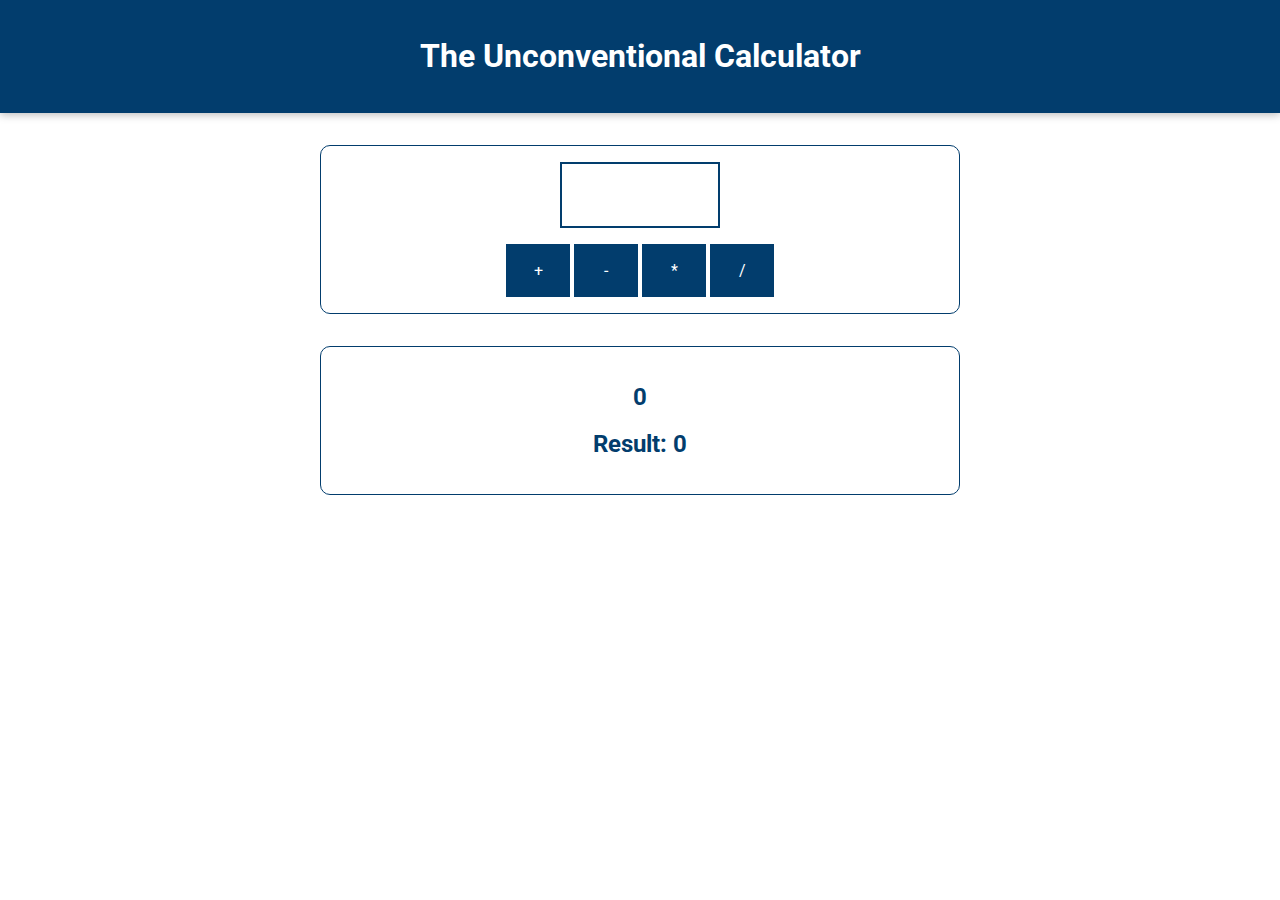
<file: jscript/js2/index.html>
<!DOCTYPE html>
<html lang="en">
  <head>
    <meta charset="UTF-8" />
    <meta name="viewport" content="width=device-width, initial-scale=1.0" />
    <meta http-equiv="X-UA-Compatible" content="ie=edge" />
    <title>Basics</title>
    <link
      href="https://fonts.googleapis.com/css?family=Roboto:400,700&display=swap"
      rel="stylesheet"
    />
    <link rel="stylesheet" href="assets/styles/app.css" />
    
  </head>
  <body>
    <header>
      <h1>The Unconventional Calculator</h1>
    </header>

    <section id="calculator">
      <input type="number" id="input-number" />
      <div id="calc-actions">
        <button type="button" id="btn-add">+</button>
        <button type="button" id="btn-subtract">-</button>
        <button type="button" id="btn-multiply">*</button>
        <button type="button" id="btn-divide">/</button>
      </div>
    </section>
    <section id="results">
      <h2 id="current-calculation">0</h2>
      <h2>Result: <span id="current-result">0</span></h2>
    </section>
    <script src="assets/scripts/vendor.js"></script>
    <script src="assets/scripts/app.js"></script>
  </body>
</html>
</file>
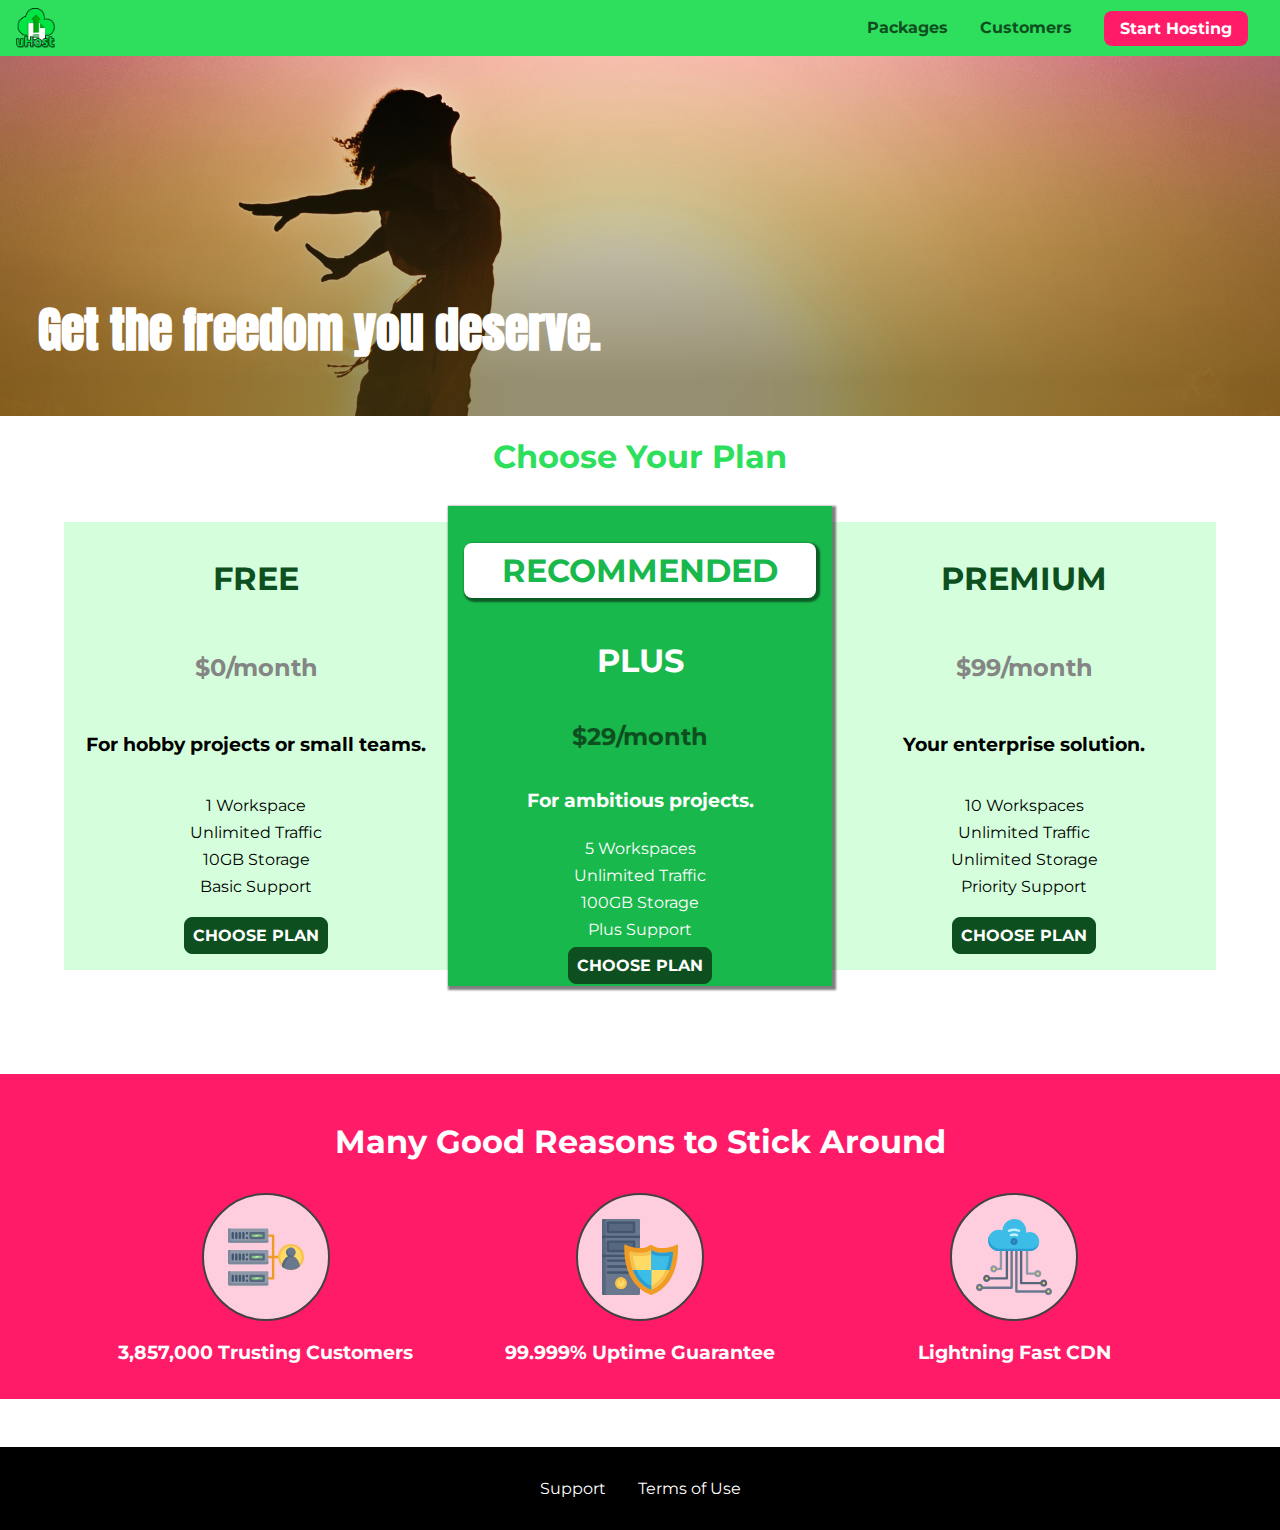
<file: udemy/landing_page1/index.html>
<!DOCTYPE html>
<html lang="en">

<head>
    <meta charset="UTF-8">
    <meta http-equiv="X-UA-Compatible" content="ie=edge">
    <meta name="viewport" content="width=device-width, initial-scale=1.0">
    <title>uHost</title>
    <link rel="shortcut icon" href="favicon.png">
    <link rel="stylesheet" href="shared.css">
    <link rel="stylesheet" href="main.css">
</head>

<body>
    <div class="backdrop"></div>
    <div class="modal">
        <h1 class="modal__title">Do you want to continue?</h1>
        <div class="modal__actions">
            <a href="start-hosting/index.html" class="modal__action">Yes!</a>
            <button class="modal__action modal__action--negative" type="button">No!</button>
        </div>
    </div>
    <header class="main-header">
        <div>
            <button class="toggle-button">
                <span class="toggle-button__bar"></span>
                <span class="toggle-button__bar"></span>
                <span class="toggle-button__bar"></span>
            </button>
            <a href="index.html" class="main-header__brand">
                <img src="images/uhost-icon.png" alt="uHost - Your favorite hosting company">
            </a>
        </div>
        <nav class="main-nav">
            <ul class="main-nav__items">
                <li class="main-nav__item">
                    <a href="packages/index.html">Packages</a>
                </li>
                <li class="main-nav__item">
                    <a href="customers/index.html">Customers</a>
                </li>
                <li class="main-nav__item main-nav__item--cta">
                    <a href="start-hosting/index.html">Start Hosting</a>
                </li>
            </ul>
        </nav>
    </header>
    <nav class="mobile-nav">
        <ul class="mobile-nav__items">
            <li class="mobile-nav__item">
                <a href="packages/index.html">Packages</a>
            </li>
            <li class="mobile-nav__item">
                <a href="customers/index.html">Customers</a>
            </li>
            <li class="mobile-nav__item mobile-nav__item--cta">
                <a href="start-hosting/index.html">Start Hosting</a>
            </li>
        </ul>
    </nav>
    <main>
        <section id="product-overview">
            <h1>Get the freedom you deserve.</h1>
        </section>
        <section id="plans">
            <h1 class="section-title">Choose Your Plan</h1>
            <div class="plan__list">
                <article class="plan">
                    <h1 class="plan__title">FREE</h1>
                    <h2 class="plan__price">$0/month</h2>
                    <h3>For hobby projects or small teams.</h3>
                    <ul class="plan__features">
                        <li class="plan__feature">1 Workspace</li>
                        <li class="plan__feature">Unlimited Traffic</li>
                        <li class="plan__feature">10GB Storage</li>
                        <li class="plan__feature">Basic Support</li>
                    </ul>
                    <div>
                        <button class="button">CHOOSE PLAN</button>
                    </div>
                </article>
                <article class="plan plan--highlighted">
                    <h1 class="plan__annotation">RECOMMENDED</h1>
                    <h1 class="plan__title">PLUS</h1>
                    <h2 class="plan__price">$29/month</h2>
                    <h3>For ambitious projects.</h3>
                    <ul class="plan__features">
                        <li class="plan__feature">5 Workspaces</li>
                        <li class="plan__feature">Unlimited Traffic</li>
                        <li class="plan__feature">100GB Storage</li>
                        <li class="plan__feature">Plus Support</li>
                    </ul>
                    <div>
                        <button class="button">CHOOSE PLAN</button>
                    </div>
                </article>
                <article class="plan">
                    <h1 class="plan__title">PREMIUM</h1>
                    <h2 class="plan__price">$99/month</h2>
                    <h3>Your enterprise solution.</h3>
                    <ul class="plan__features">
                        <li class="plan__feature">10 Workspaces</li>
                        <li class="plan__feature">Unlimited Traffic</li>
                        <li class="plan__feature">Unlimited Storage</li>
                        <li class="plan__feature">Priority Support</li>
                    </ul>
                    <div>
                        <button class="button">CHOOSE PLAN</button>
                    </div>
                </article>
            </div>
        </section>
        <section id="key-features">
            <h1 class="section-title">Many Good Reasons to Stick Around</h1>
            <ul class="key-feature__list">
                <li class="key-feature">
                    <div class="key-feature__image">
                        <svg viewBox="0 0 512 512">
                            <path style="fill:#F09B24;" d="M344,248h-32V112c0-4.418-3.582-8-8-8h-40c-4.418,0-8,3.582-8,8s3.582,8,8,8h32v128h-32  c-4.418,0-8,3.582-8,8s3.582,8,8,8h32v128h-32c-4.418,0-8,3.582-8,8s3.582,8,8,8h40c4.418,0,8-3.582,8-8V264h32c4.418,0,8-3.582,8-8  S348.418,248,344,248z"
                            />
                            <path style="fill:#8E9AA9;" d="M264,64H8c-4.418,0-8,3.582-8,8v80c0,4.418,3.582,8,8,8h256c4.418,0,8-3.582,8-8V72  C272,67.582,268.418,64,264,64z"
                            />
                            <path style="fill:#7C899B;" d="M24,144c-4.418,0-8-3.582-8-8V64H8c-4.418,0-8,3.582-8,8v80c0,4.418,3.582,8,8,8h256  c4.418,0,8-3.582,8-8v-8H24z"
                            />
                            <rect x="152" y="96" style="fill:#B8E3A8;" width="88" height="32" />
                            <g>
                                <polygon style="fill:#7EC97D;" points="152,96 152,128 166,128 198,96  " />
                                <polygon style="fill:#7EC97D;" points="220,96 188,128 240,128 240,96  " />
                            </g>
                            <path style="fill:#56677E;" d="M240,136h-88c-4.418,0-8-3.582-8-8V96c0-4.418,3.582-8,8-8h88c4.418,0,8,3.582,8,8v32  C248,132.418,244.418,136,240,136z M160,120h72v-16h-72V120z"
                            />
                            <g>
                                <path style="fill:#435670;" d="M32,136c-4.418,0-8-3.582-8-8V96c0-4.418,3.582-8,8-8s8,3.582,8,8v32C40,132.418,36.418,136,32,136z   "
                                />
                                <path style="fill:#435670;" d="M56,136c-4.418,0-8-3.582-8-8V96c0-4.418,3.582-8,8-8s8,3.582,8,8v32C64,132.418,60.418,136,56,136z   "
                                />
                                <path style="fill:#435670;" d="M80,136c-4.418,0-8-3.582-8-8V96c0-4.418,3.582-8,8-8s8,3.582,8,8v32C88,132.418,84.418,136,80,136z   "
                                />
                                <path style="fill:#435670;" d="M104,136c-4.418,0-8-3.582-8-8V96c0-4.418,3.582-8,8-8s8,3.582,8,8v32   C112,132.418,108.418,136,104,136z"
                                />
                                <path style="fill:#435670;" d="M128,105c-4.418,0-8-3.582-8-8v-1c0-4.418,3.582-8,8-8s8,3.582,8,8v1   C136,101.418,132.418,105,128,105z"
                                />
                                <path style="fill:#435670;" d="M128,136c-4.418,0-8-3.582-8-8v-1c0-4.418,3.582-8,8-8s8,3.582,8,8v1   C136,132.418,132.418,136,128,136z"
                                />
                            </g>
                            <path style="fill:#8E9AA9;" d="M264,208H8c-4.418,0-8,3.582-8,8v80c0,4.418,3.582,8,8,8h256c4.418,0,8-3.582,8-8v-80  C272,211.582,268.418,208,264,208z"
                            />
                            <path style="fill:#7C899B;" d="M24,288c-4.418,0-8-3.582-8-8v-72H8c-4.418,0-8,3.582-8,8v80c0,4.418,3.582,8,8,8h256  c4.418,0,8-3.582,8-8v-8H24z"
                            />
                            <rect x="152" y="240" style="fill:#B8E3A8;" width="88" height="32" />
                            <g>
                                <polygon style="fill:#7EC97D;" points="152,240 152,272 166,272 198,240  " />
                                <polygon style="fill:#7EC97D;" points="220,240 188,272 240,272 240,240  " />
                            </g>
                            <path style="fill:#56677E;" d="M240,280h-88c-4.418,0-8-3.582-8-8v-32c0-4.418,3.582-8,8-8h88c4.418,0,8,3.582,8,8v32  C248,276.418,244.418,280,240,280z M160,264h72v-16h-72V264z"
                            />
                            <g>
                                <path style="fill:#435670;" d="M32,280c-4.418,0-8-3.582-8-8v-32c0-4.418,3.582-8,8-8s8,3.582,8,8v32C40,276.418,36.418,280,32,280   z"
                                />
                                <path style="fill:#435670;" d="M56,280c-4.418,0-8-3.582-8-8v-32c0-4.418,3.582-8,8-8s8,3.582,8,8v32C64,276.418,60.418,280,56,280   z"
                                />
                                <path style="fill:#435670;" d="M80,280c-4.418,0-8-3.582-8-8v-32c0-4.418,3.582-8,8-8s8,3.582,8,8v32C88,276.418,84.418,280,80,280   z"
                                />
                                <path style="fill:#435670;" d="M104,280c-4.418,0-8-3.582-8-8v-32c0-4.418,3.582-8,8-8s8,3.582,8,8v32   C112,276.418,108.418,280,104,280z"
                                />
                                <path style="fill:#435670;" d="M128,249c-4.418,0-8-3.582-8-8v-1c0-4.418,3.582-8,8-8s8,3.582,8,8v1   C136,245.418,132.418,249,128,249z"
                                />
                                <path style="fill:#435670;" d="M128,280c-4.418,0-8-3.582-8-8v-1c0-4.418,3.582-8,8-8s8,3.582,8,8v1   C136,276.418,132.418,280,128,280z"
                                />
                            </g>
                            <path style="fill:#8E9AA9;" d="M264,352H8c-4.418,0-8,3.582-8,8v80c0,4.418,3.582,8,8,8h256c4.418,0,8-3.582,8-8v-80  C272,355.582,268.418,352,264,352z"
                            />
                            <path style="fill:#7C899B;" d="M24,432c-4.418,0-8-3.582-8-8v-72H8c-4.418,0-8,3.582-8,8v80c0,4.418,3.582,8,8,8h256  c4.418,0,8-3.582,8-8v-8H24z"
                            />
                            <rect x="152" y="384" style="fill:#B8E3A8;" width="88" height="32" />
                            <g>
                                <polygon style="fill:#7EC97D;" points="152,384 152,416 166,416 198,384  " />
                                <polygon style="fill:#7EC97D;" points="220,384 188,416 240,416 240,384  " />
                            </g>
                            <path style="fill:#56677E;" d="M240,424h-88c-4.418,0-8-3.582-8-8v-32c0-4.418,3.582-8,8-8h88c4.418,0,8,3.582,8,8v32  C248,420.418,244.418,424,240,424z M160,408h72v-16h-72V408z"
                            />
                            <g>
                                <path style="fill:#435670;" d="M32,424c-4.418,0-8-3.582-8-8v-32c0-4.418,3.582-8,8-8s8,3.582,8,8v32C40,420.418,36.418,424,32,424   z"
                                />
                                <path style="fill:#435670;" d="M56,424c-4.418,0-8-3.582-8-8v-32c0-4.418,3.582-8,8-8s8,3.582,8,8v32C64,420.418,60.418,424,56,424   z"
                                />
                                <path style="fill:#435670;" d="M80,424c-4.418,0-8-3.582-8-8v-32c0-4.418,3.582-8,8-8s8,3.582,8,8v32C88,420.418,84.418,424,80,424   z"
                                />
                                <path style="fill:#435670;" d="M104,424c-4.418,0-8-3.582-8-8v-32c0-4.418,3.582-8,8-8s8,3.582,8,8v32   C112,420.418,108.418,424,104,424z"
                                />
                                <path style="fill:#435670;" d="M128,393c-4.418,0-8-3.582-8-8v-1c0-4.418,3.582-8,8-8s8,3.582,8,8v1   C136,389.418,132.418,393,128,393z"
                                />
                                <path style="fill:#435670;" d="M128,424c-4.418,0-8-3.582-8-8v-1c0-4.418,3.582-8,8-8s8,3.582,8,8v1   C136,420.418,132.418,424,128,424z"
                                />
                            </g>
                            <path style="fill:#F7C14D;" d="M424,168c-48.523,0-88,39.477-88,88s39.477,88,88,88s88-39.477,88-88S472.523,168,424,168z" />
                            <path style="fill:#FFDB66;" d="M424,184c-39.701,0-72,32.299-72,72s32.299,72,72,72s72-32.299,72-72S463.701,184,424,184z" />
                            <path style="fill:#69788D;" d="M484.893,314.16C476.393,274.588,451.922,248,424,248s-52.393,26.588-60.893,66.16  c-0.605,2.82,0.354,5.749,2.511,7.664C381.731,336.124,402.465,344,424,344s42.269-7.876,58.381-22.176  C484.539,319.909,485.498,316.98,484.893,314.16z"
                            />
                            <path style="fill:#56677E;" d="M434.053,249.171C430.768,248.403,427.411,248,424,248c-27.922,0-52.393,26.588-60.893,66.16  c-0.605,2.82,0.354,5.749,2.511,7.664c3.383,3.002,6.979,5.703,10.734,8.125C384.904,286.243,407.373,255.378,434.053,249.171z"
                            />
                            <path style="fill:#69788D;" d="M424,192c-17.645,0-32,14.355-32,32s14.355,32,32,32s32-14.355,32-32S441.645,192,424,192z" />
                            <path style="fill:#56677E;" d="M432,248c-17.645,0-32-14.355-32-32c0-6.783,2.128-13.076,5.742-18.258  C397.444,203.53,392,213.138,392,224c0,17.645,14.355,32,32,32c10.862,0,20.471-5.444,26.258-13.742  C445.076,245.872,438.783,248,432,248z"
                            />

                        </svg>
                    </div>
                    <p class="key-feature__description">3,857,000 Trusting Customers</p>
                </li>
                <li class="key-feature">
                    <div class="key-feature__image">
                        <svg viewBox="0 0 512 512">
                            <path style="fill:#69788D;" d="M248,0H8C3.582,0,0,3.582,0,8v496c0,4.418,3.582,8,8,8h240c4.418,0,8-3.582,8-8V8  C256,3.582,252.418,0,248,0z"
                            />
                            <path style="fill:#56677E;" d="M24,504V8c0-4.418,3.582-8,8-8H8C3.582,0,0,3.582,0,8v496c0,4.418,3.582,8,8,8h24  C27.582,512,24,508.418,24,504z"
                            />
                            <g>
                                <rect x="0" y="112" style="fill:#435670;" width="256" height="16" />
                                <rect x="0" y="240" style="fill:#435670;" width="256" height="16" />
                            </g>
                            <path style="fill:#F7C14D;" d="M128,392c-22.056,0-40,17.944-40,40s17.944,40,40,40s40-17.944,40-40S150.056,392,128,392z" />
                            <path style="fill:#FFDB66;" d="M128,408c-13.233,0-24,10.767-24,24s10.767,24,24,24s24-10.767,24-24S141.233,408,128,408z" />
                            <path style="fill:#F7C14D;" d="M128,392c-2.739,0-5.414,0.278-8,0.805V424c0,4.418,3.582,8,8,8c4.418,0,8-3.582,8-8v-31.195  C133.414,392.278,130.739,392,128,392z"
                            />
                            <g>
                                <path style="fill:#435670;" d="M216,288H40c-4.418,0-8-3.582-8-8s3.582-8,8-8h176c4.418,0,8,3.582,8,8S220.418,288,216,288z"
                                />
                                <path style="fill:#435670;" d="M216,328H40c-4.418,0-8-3.582-8-8s3.582-8,8-8h176c4.418,0,8,3.582,8,8S220.418,328,216,328z"
                                />
                                <path style="fill:#435670;" d="M216,368H40c-4.418,0-8-3.582-8-8s3.582-8,8-8h176c4.418,0,8,3.582,8,8S220.418,368,216,368z"
                                />
                                <path style="fill:#435670;" d="M216,16H40c-4.418,0-8,3.582-8,8v64c0,4.418,3.582,8,8,8h176c4.418,0,8-3.582,8-8V24   C224,19.582,220.418,16,216,16z"
                                />
                            </g>
                            <rect x="48" y="32" style="fill:#56677E;" width="160" height="48" />
                            <path style="fill:#435670;" d="M216,144H40c-4.418,0-8,3.582-8,8v64c0,4.418,3.582,8,8,8h176c4.418,0,8-3.582,8-8v-64  C224,147.582,220.418,144,216,144z"
                            />
                            <rect x="48" y="160" style="fill:#56677E;" width="160" height="48" />
                            <path style="fill:#F09B24;" d="M511.747,180.237c-0.194-6.537-8.107-10.107-13.135-5.894c-5.6,4.693-42.904,21.282-98.514,21.282  c-33.45,0-64.625-20.999-64.929-21.206c-2.9-1.991-6.764-1.85-9.512,0.346c-2.677,2.135-27.201,20.86-63.793,20.86  c-55.607,0-92.914-16.589-98.515-21.282c-5.028-4.211-12.941-0.645-13.135,5.894c-1.634,54.834,4.655,105.941,18.693,151.903  c12.096,39.604,29.759,74.047,52.497,102.373c27.538,34.304,62.743,59.882,104.66,76.045c3.069,1.918,6.757,1.921,9.83,0  c41.917-16.163,77.122-41.741,104.66-76.045c22.738-28.326,40.401-62.77,52.497-102.373  C507.092,286.179,513.381,235.071,511.747,180.237z"
                            />
                            <path style="fill:#F7C14D;" d="M476.21,221.226c-1.953-1.631-4.568-2.235-7.036-1.628c-21.686,5.327-44.926,8.028-69.075,8.028  c-25.926,0-49.633-8.975-64.955-16.504c-2.307-1.134-5.016-1.091-7.284,0.116c-14.059,7.477-36.919,16.388-65.994,16.388  c-24.153,0-47.394-2.701-69.075-8.028c-5.155-1.268-10.221,2.966-9.894,8.261c2.077,33.693,7.668,65.635,16.616,94.935  c22.774,74.565,66.139,126.334,128.888,153.868c2.032,0.891,4.397,0.891,6.43,0c61.777-27.107,104.716-78.876,127.62-153.868  c8.948-29.3,14.539-61.241,16.616-94.935C479.224,225.319,478.163,222.856,476.21,221.226z"
                            />
                            <path style="fill:#FFDB66;" d="M331.609,451.727c-52.604-25.289-89.304-70.987-109.144-135.944  c-6.532-21.39-11.162-44.336-13.82-68.447c17.133,2.852,34.952,4.291,53.22,4.291c29.394,0,53.376-7.793,69.978-15.561  c17.44,7.736,41.656,15.561,68.256,15.561c18.267,0,36.085-1.439,53.219-4.291c-2.659,24.112-7.288,47.06-13.82,68.448  C419.545,381.108,383.27,426.805,331.609,451.727z"
                            />
                            <g>
                                <path style="fill:#2C9DD4;" d="M479.066,227.858c0.157-2.539-0.903-5.002-2.856-6.633s-4.568-2.235-7.036-1.628   c-21.686,5.327-44.926,8.028-69.075,8.028c-25.926,0-49.633-8.975-64.955-16.504c-1.057-0.52-2.2-0.78-3.345-0.806l-0.072,133.351   h123.601c2.556-6.746,4.933-13.702,7.123-20.874C471.398,293.493,476.989,261.552,479.066,227.858z"
                                />
                                <path style="fill:#2C9DD4;" d="M206.658,343.667c24.153,63.42,65.028,108.108,121.743,132.995c1.031,0.452,2.147,0.673,3.263,0.666   l0.063-133.661H206.658z"
                                />
                            </g>
                            <g>
                                <path style="fill:#3CBDE8;" d="M439.497,315.783c6.532-21.389,11.161-44.336,13.82-68.448c-17.134,2.852-34.952,4.291-53.219,4.291   c-26.6,0-50.815-7.824-68.256-15.561l-0.116,107.601h97.758C433.179,334.807,436.524,325.518,439.497,315.783z"
                                />
                                <path style="fill:#3CBDE8;" d="M232.523,343.667c21.144,50.298,54.363,86.56,99.087,108.06l0.117-108.06H232.523z" />
                            </g>
                        </svg>
                    </div>
                    <p class="key-feature__description">99.999% Uptime Guarantee</p>
                </li>
                <li class="key-feature">
                    <div class="key-feature__image">
                        <svg viewBox="0 0 512 512">
                            <path style="fill:#8E9AA9;" d="M168,200c-4.418,0-8,3.582-8,8v120h-17.376c-3.302-9.311-12.194-16-22.624-16  c-13.234,0-24,10.767-24,24s10.766,24,24,24c10.429,0,19.321-6.689,22.624-16H168c4.418,0,8-3.582,8-8V208  C176,203.582,172.418,200,168,200z"
                            />
                            <path style="fill:#FFDB66;" d="M120,328c-4.411,0-8,3.589-8,8s3.589,8,8,8s8-3.589,8-8S124.411,328,120,328z" />
                            <path style="fill:#56677E;" d="M208,200c-4.418,0-8,3.582-8,8v184H94.624C91.322,382.689,82.43,376,72,376  c-13.234,0-24,10.767-24,24s10.766,24,24,24c10.429,0,19.321-6.689,22.624-16H208c4.418,0,8-3.582,8-8V208  C216,203.582,212.418,200,208,200z"
                            />
                            <path style="fill:#FFDB66;" d="M72,392c-4.411,0-8,3.589-8,8s3.589,8,8,8s8-3.589,8-8S76.411,392,72,392z" />
                            <path style="fill:#69788D;" d="M240,208c-4.418,0-8,3.582-8,8v239H47.24c-2.671-10.34-12.078-18-23.24-18c-13.234,0-24,10.767-24,24  s10.766,24,24,24c9.666,0,18.009-5.747,21.809-14H240c4.418,0,8-3.582,8-8V216C248,211.582,244.418,208,240,208z"
                            />
                            <path style="fill:#FFDB66;" d="M24,453c-4.411,0-8,3.589-8,8s3.589,8,8,8s8-3.589,8-8S28.411,453,24,453z" />
                            <path style="fill:#69788D;" d="M488,464c-10.429,0-19.321,6.689-22.624,16H280V208c0-4.418-3.582-8-8-8s-8,3.582-8,8v280  c0,4.418,3.582,8,8,8h193.376c3.302,9.311,12.194,16,22.624,16c13.234,0,24-10.767,24-24S501.234,464,488,464z"
                            />
                            <path style="fill:#FFDB66;" d="M488,480c-4.411,0-8,3.589-8,8s3.589,8,8,8s8-3.589,8-8S492.411,480,488,480z" />
                            <path style="fill:#56677E;" d="M456,408c-10.429,0-19.321,6.689-22.624,16H312V208c0-4.418-3.582-8-8-8s-8,3.582-8,8v224  c0,4.418,3.582,8,8,8h129.376c3.302,9.311,12.194,16,22.624,16c13.234,0,24-10.767,24-24S469.234,408,456,408z"
                            />
                            <path style="fill:#FFDB66;" d="M456,424c-4.411,0-8,3.589-8,8s3.589,8,8,8s8-3.589,8-8S460.411,424,456,424z" />
                            <path style="fill:#8E9AA9;" d="M416,344c-10.429,0-19.321,6.689-22.624,16H352V208c0-4.418-3.582-8-8-8s-8,3.582-8,8v160  c0,4.418,3.582,8,8,8h49.376c3.302,9.311,12.194,16,22.624,16c13.234,0,24-10.767,24-24S429.234,344,416,344z"
                            />
                            <path style="fill:#FFDB66;" d="M416,360c-4.411,0-8,3.589-8,8s3.589,8,8,8s8-3.589,8-8S420.411,360,416,360z" />
                            <path style="fill:#3CBDE8;" d="M362,88c-8.741,0-17.231,1.751-25.06,5.085C337.646,88.797,338,84.43,338,80  c0-44.112-35.888-80-80-80c-42.823,0-77.895,33.816-79.909,76.149C170.393,73.415,162.244,72,154,72c-39.701,0-72,32.299-72,72  s32.299,72,72,72h208c35.29,0,64-28.71,64-64S397.29,88,362,88z"
                            />
                            <path style="fill:#2C9DD4;" d="M368,200H160c-39.701,0-72-32.299-72-72c0-5.863,0.721-11.559,2.05-17.019  C84.918,120.88,82,132.102,82,144c0,39.701,32.299,72,72,72h208c30.389,0,55.88-21.296,62.379-49.743  C413.565,186.327,392.352,200,368,200z"
                            />
                            <path style="fill:#2A7DB5;" d="M256,128c-13.234,0-24,10.767-24,24s10.766,24,24,24c13.233,0,24-10.767,24-24S269.233,128,256,128z"
                            />
                            <path style="fill:#2C9DD4;" d="M256,144c-4.411,0-8,3.589-8,8s3.589,8,8,8c4.411,0,8-3.589,8-8S260.411,144,256,144z" />
                            <g>
                                <path style="fill:#C5F1FA;" d="M221.755,87.695c-2.994,0-5.864-1.688-7.233-4.572c-1.894-3.991-0.194-8.763,3.798-10.657   C230.157,66.849,242.834,64,256,64c13.166,0,25.844,2.849,37.68,8.466c3.992,1.895,5.692,6.666,3.798,10.657   s-6.666,5.692-10.657,3.798C277.144,82.328,266.774,80,256,80c-10.774,0-21.144,2.328-30.821,6.921   C224.072,87.446,222.904,87.695,221.755,87.695z"
                                />
                                <path style="fill:#C5F1FA;" d="M276.545,116.618c-1.148,0-2.316-0.249-3.424-0.774C267.745,113.293,261.985,112,256,112   c-5.985,0-11.745,1.293-17.121,3.844c-3.991,1.895-8.763,0.192-10.657-3.798c-1.894-3.992-0.193-8.764,3.798-10.657   C239.557,97.813,247.625,96,256,96c8.376,0,16.444,1.813,23.98,5.389c3.991,1.894,5.692,6.665,3.798,10.657   C282.41,114.93,279.539,116.618,276.545,116.618z"
                                />
                            </g>

                        </svg>
                    </div>
                    <p class="key-feature__description">Lightning Fast CDN</p>
                </li>
            </ul>
        </section>
    </main>
    <footer class="main-footer">
        <nav>
            <ul class="main-footer__links">
                <li class="main-footer__link">
                    <a href="#">Support</a>
                </li>
                <li class="main-footer__link">
                    <a href="#">Terms of Use</a>
                </li>
            </ul>
        </nav>
    </footer>
    <script src="shared.js"></script>
</body>

</html>
</file>
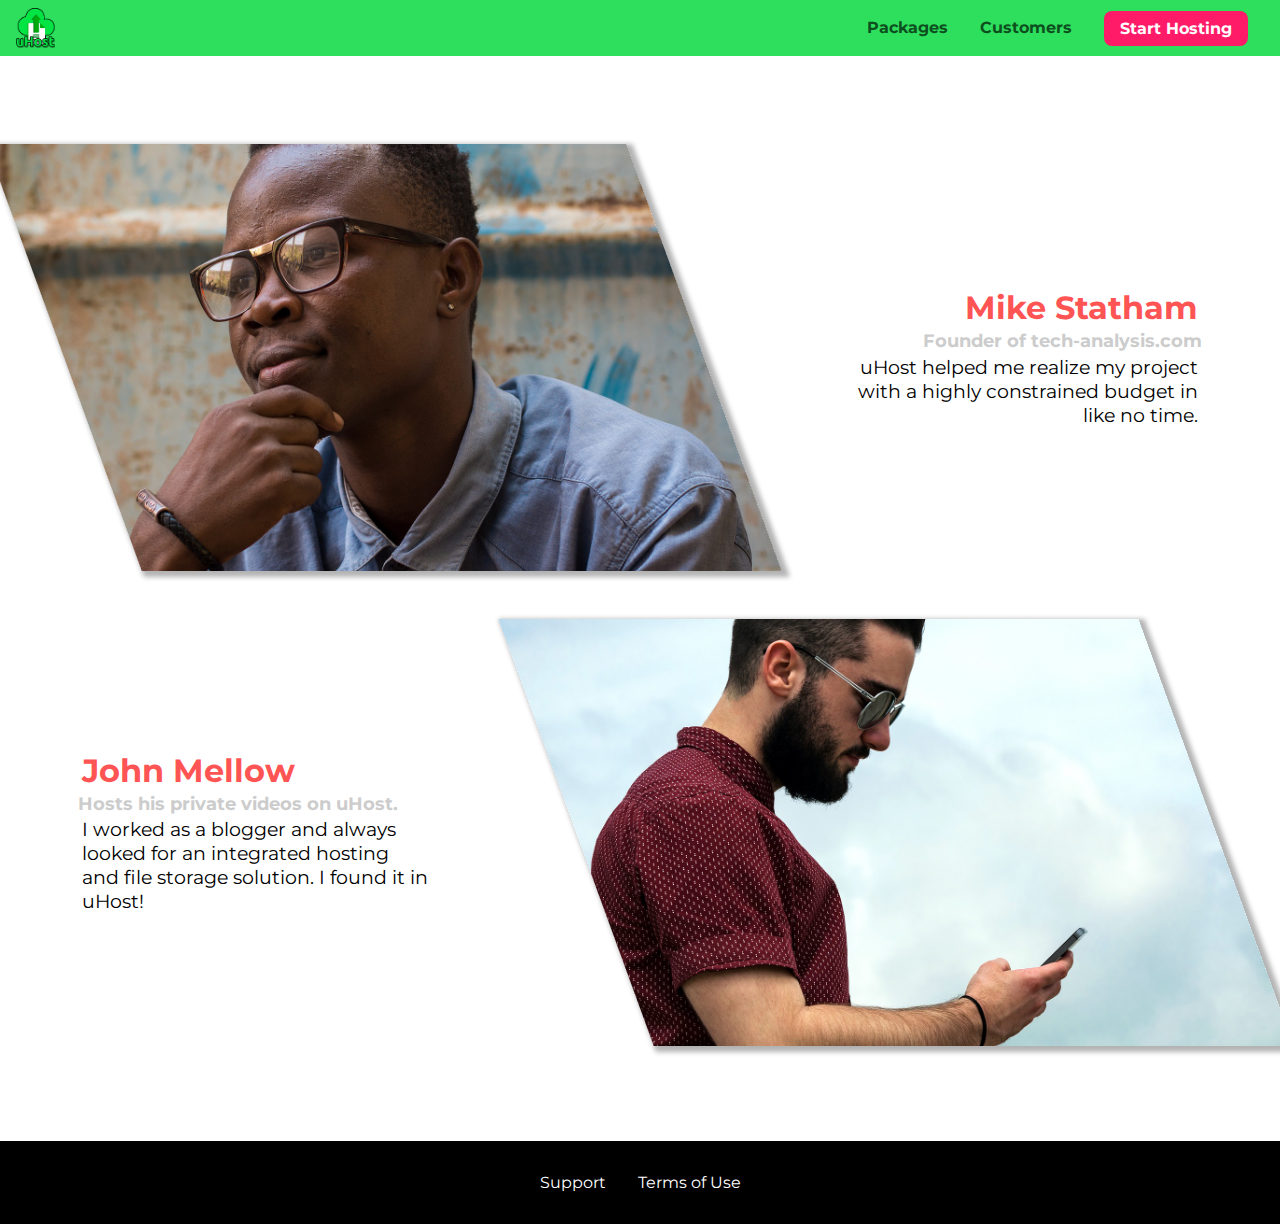
<file: udemy/landing_page1/customers/index.html>
<!DOCTYPE html>
<html lang="en">

<head>
    <meta charset="UTF-8">
    <meta name="viewport" content="width=device-width, initial-scale=1.0">
    <meta http-equiv="X-UA-Compatible" content="ie=edge">
    <title>uHost Customers</title>
    <link rel="shortcut icon" href="../favicon.png">
    <link rel="stylesheet" href="../shared.css">
    <link rel="stylesheet" href="customers.css">
</head>

<body>
    <div class="backdrop"></div>
    <header class="main-header">
        <div>
            <button class="toggle-button">
                <span class="toggle-button__bar"></span>
                <span class="toggle-button__bar"></span>
                <span class="toggle-button__bar"></span>
            </button>
            <a href="../index.html" class="main-header__brand">
                <img src="../images/uhost-icon.png" alt="uHost - Your favorite hosting company">
            </a>
        </div>
        <nav class="main-nav">
            <ul class="main-nav__items">
                <li class="main-nav__item">
                    <a href="../packages/index.html">Packages</a>
                </li>
                <li class="main-nav__item">
                    <a href="index.html">Customers</a>
                </li>
                <li class="main-nav__item main-nav__item--cta">
                    <a href="../start-hosting/index.html">Start Hosting</a>
                </li>
            </ul>
        </nav>
    </header>
    <nav class="mobile-nav">
        <ul class="mobile-nav__items">
            <li class="mobile-nav__item">
                <a href="../packages/index.html">Packages</a>
            </li>
            <li class="mobile-nav__item">
                <a href="index.html">Customers</a>
            </li>
            <li class="mobile-nav__item mobile-nav__item--cta">
                <a href="../start-hosting/index.html">Start Hosting</a>
            </li>
        </ul>
    </nav>
    <main>
        <div>
            <div class="testimonial" id="customer-1">
                <div class="testimonial__image-container">
                    <img src="../images/customer-1.jpg" alt="Mike Statham - Customer" class="testimonial__image">
                </div>
                <div class="testimonial__info">
                    <h1 class="testimonial__name">Mike Statham</h1>
                    <h2 class="testimonial__subtitle">Founder of
                        <a href="tech-analysis.com">tech-analysis.com</a>
                    </h2>
                    <p class="testimonial__text">uHost helped me realize my project with a highly constrained budget in like no time.</p>
                </div>
            </div>
            <div class="testimonial" id="customer-2">

                <div class="testimonial__info">
                    <h1 class="testimonial__name">John Mellow</h1>
                    <h2 class="testimonial__subtitle">Hosts his private videos on uHost.
                    </h2>
                    <p class="testimonial__text">I worked as a blogger and always looked for an integrated hosting and file storage solution. I found
                        it in uHost!
                    </p>
                </div>
                <div class="testimonial__image-container">
                    <img src="../images/customer-2.jpg" alt="John Mellow - Customer" class="testimonial__image">
                </div>
            </div>
        </div>
    </main>
    <footer class="main-footer">
        <nav>
            <ul class="main-footer__links">
                <li class="main-footer__link">
                    <a href="#">Support</a>
                </li>
                <li class="main-footer__link">
                    <a href="#">Terms of Use</a>
                </li>
            </ul>
        </nav>
    </footer>
    <script src="../shared.js"></script>
</body>

</html>
</file>
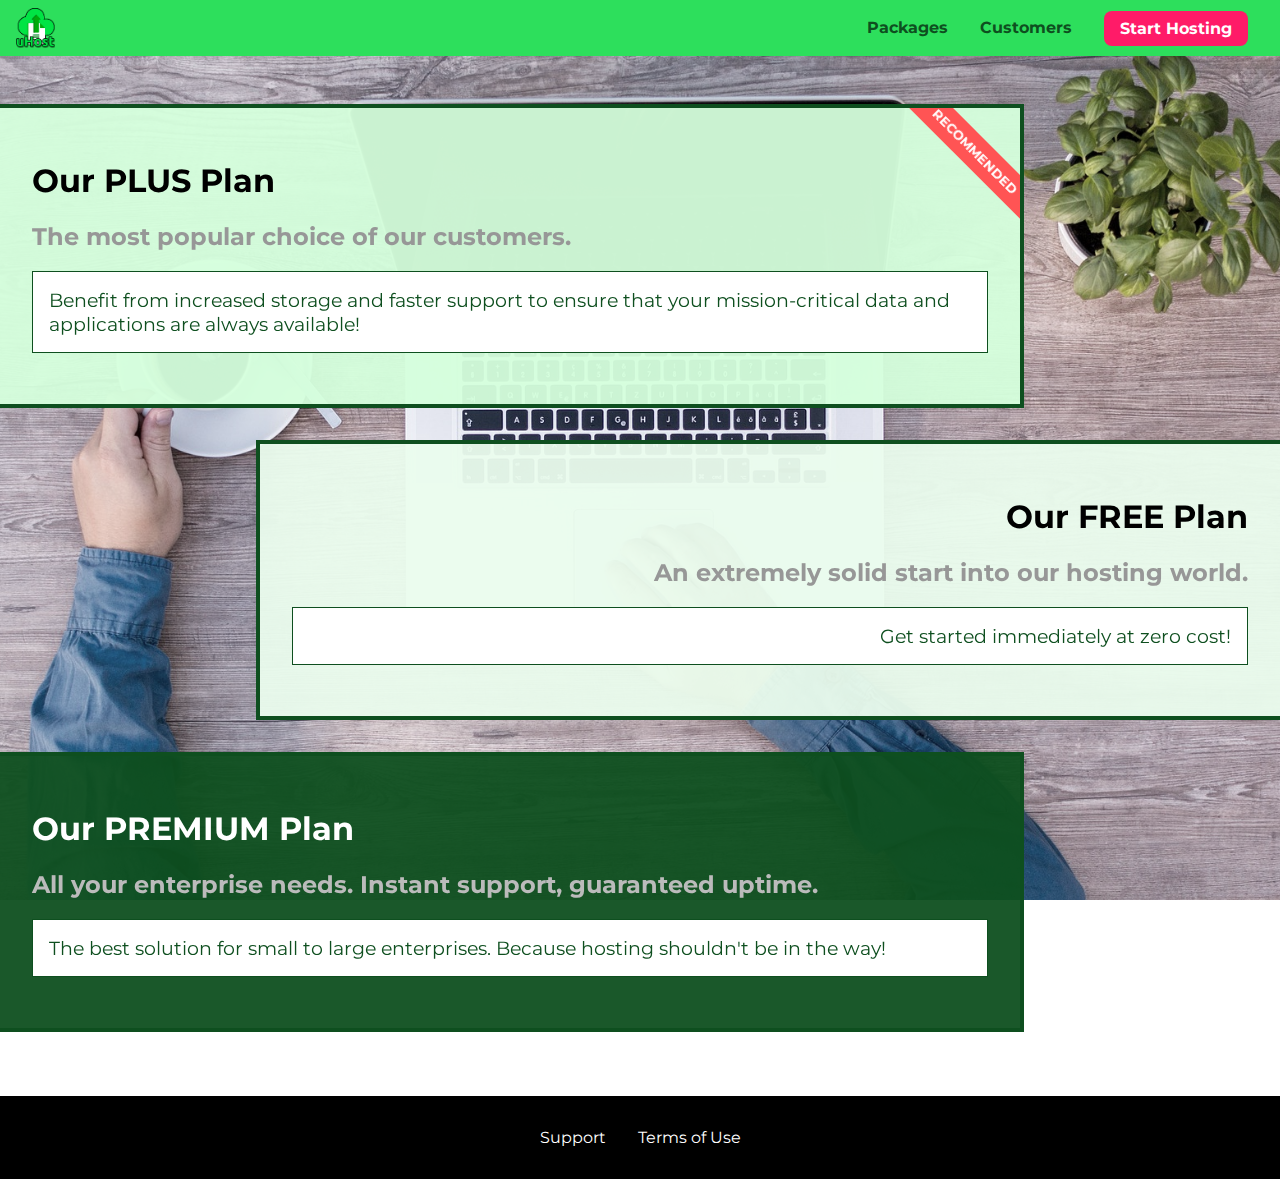
<file: udemy/landing_page1/packages/index.html>
<!DOCTYPE html>
<html lang="en">

<head>
    <meta charset="UTF-8">
    <meta http-equiv="X-UA-Compatible" content="ie=edge">
    <meta name="viewport" content="width=device-width, initial-scale=1.0">
    <title>uHost</title>
    <link rel="shortcut icon" href="../favicon.png">
    <link rel="stylesheet" href="../shared.css">
    <link rel="stylesheet" href="packages.css">
</head>

<body>
    <div class="backdrop"></div>
    <div class="background"></div>
    <header class="main-header">
        <div>
            <button class="toggle-button">
                <span class="toggle-button__bar"></span>
                <span class="toggle-button__bar"></span>
                <span class="toggle-button__bar"></span>
            </button>
            <a href="../index.html" class="main-header__brand">
                <img src="../images/uhost-icon.png" alt="uHost - Your favorite hosting company">
            </a>
        </div>
        <nav class="main-nav">
            <ul class="main-nav__items">
                <li class="main-nav__item">
                    <a href="index.html">Packages</a>
                </li>
                <li class="main-nav__item">
                    <a href="../customers/index.html">Customers</a>
                </li>
                <li class="main-nav__item main-nav__item--cta">
                    <a href="../start-hosting/index.html">Start Hosting</a>
                </li>
            </ul>
        </nav>
    </header>
    <nav class="mobile-nav">
        <ul class="mobile-nav__items">
            <li class="mobile-nav__item">
                <a href="index.html">Packages</a>
            </li>
            <li class="mobile-nav__item">
                <a href="../customers/index.html">Customers</a>
            </li>
            <li class="mobile-nav__item mobile-nav__item--cta">
                <a href="../start-hosting/index.html">Start Hosting</a>
            </li>
        </ul>
    </nav>
    <main>
        <section class="package" id="plus">
            <a href="#">
                <h1 class="package__title">Our PLUS Plan</h1>
                <h2 class="package__badge">RECOMMENDED</h2>
                <h2 class="package__subtitle">The most popular choice of our customers.</h2>
                <p class="package__info">Benefit from increased storage and faster support to ensure that your mission-critical data and applications
                    are always available!</p>
            </a>
        </section>
        <section class="package" id="free">
            <a href="#">
                <h1 class="package__title">Our FREE Plan</h1>
                <h2 class="package__subtitle">An extremely solid start into our hosting world.</h2>
                <p class="package__info">Get started immediately at zero cost!</p>
            </a>
        </section>
        <div class="clearfix"></div>
        <section class="package" id="premium">
            <a href="#">
                <h1 class="package__title">Our PREMIUM Plan</h1>
                <h2 class="package__subtitle">All your enterprise needs. Instant support, guaranteed uptime. </h2>
                <p class="package__info">The best solution for small to large enterprises. Because hosting shouldn't be in the way!</p>
            </a>
        </section>
    </main>
    <footer class="main-footer">
        <nav>
            <ul class="main-footer__links">
                <li class="main-footer__link">
                    <a href="#">Support</a>
                </li>
                <li class="main-footer__link">
                    <a href="#">Terms of Use</a>
                </li>
            </ul>
        </nav>
    </footer>
    <script src="../shared.js"></script>
</body>

</html>
</file>
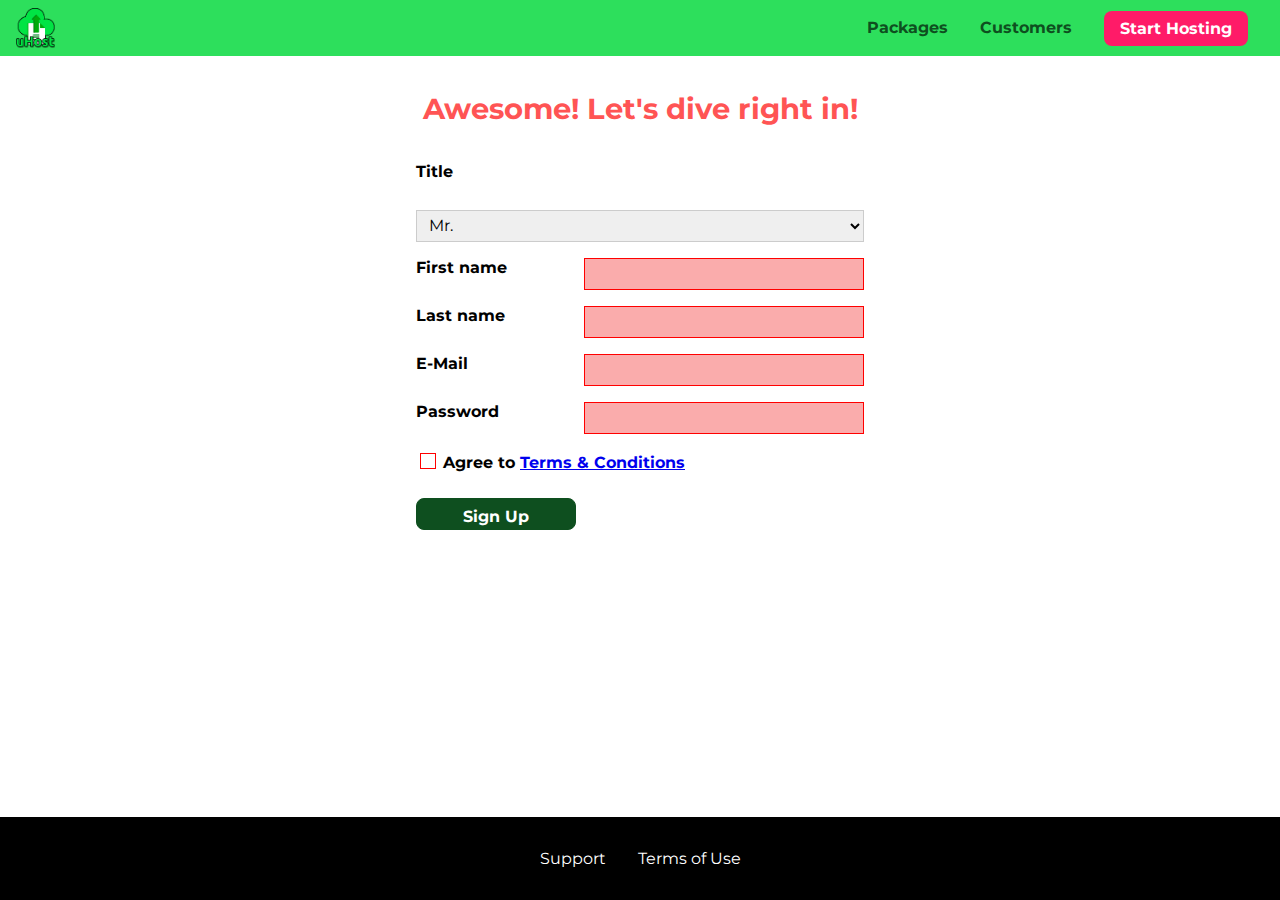
<file: udemy/landing_page1/start-hosting/index.html>
<!DOCTYPE html>
<html lang="en">

<head>
    <meta charset="UTF-8">
    <meta name="viewport" content="width=device-width, initial-scale=1.0">
    <meta http-equiv="X-UA-Compatible" content="ie=edge">
    <title>uHost Signup</title>
    <link rel="shortcut icon" href="../favicon.png">
    <link rel="stylesheet" href="../shared.css">
    <link rel="stylesheet" href="start-hosting.css">
</head>

<body>
    <div class="backdrop"></div>
    <header class="main-header">
        <div>
            <button class="toggle-button">
                <span class="toggle-button__bar"></span>
                <span class="toggle-button__bar"></span>
                <span class="toggle-button__bar"></span>
            </button>
            <a href="../index.html" class="main-header__brand">
                <img src="../images/uhost-icon.png" alt="uHost - Your favorite hosting company">
            </a>
        </div>
        <nav class="main-nav">
            <ul class="main-nav__items">
                <li class="main-nav__item">
                    <a href="../packages/index.html">Packages</a>
                </li>
                <li class="main-nav__item">
                    <a href="../customers/index.html">Customers</a>
                </li>
                <li class="main-nav__item main-nav__item--cta">
                    <a href="index.html">Start Hosting</a>
                </li>
            </ul>
        </nav>
    </header>
    <nav class="mobile-nav">
        <ul class="mobile-nav__items">
            <li class="mobile-nav__item">
                <a href="../packages/index.html">Packages</a>
            </li>
            <li class="mobile-nav__item">
                <a href="../customers/index.html">Customers</a>
            </li>
            <li class="mobile-nav__item mobile-nav__item--cta">
                <a href="index.html">Start Hosting</a>
            </li>
        </ul>
    </nav>
    <main class="signup-page">
        <h1 class="signup-title">Awesome! Let's dive right in!</h1>
        <form action="index.html" class="signup-form">
            <label for="title">Title</label>
            <select id="title">
                <option value="mr">Mr.</option>
                <option value="ms">Ms.</option>
            </select>
            <label for="first-name">First name</label>
            <input type="text" id="first-name" required>
            <label for="last-name">Last name</label>
            <input type="text" id="last-name" required>
            <label for="email">E-Mail</label>
            <input type="email" id="email" required>
            <label for="password">Password</label>
            <input type="password" id="password" required>
            <div class="signup-form__checkbox">
                <input type="checkbox" id="agree-terms" required>
                <label for="agree-terms">Agree to
                    <a href="#">Terms &amp; Conditions</a>
                </label>
            </div>
            <button type="submit" class="button">Sign Up</button>
        </form>
    </main>
    <footer class="main-footer">
        <nav>
            <ul class="main-footer__links">
                <li class="main-footer__link">
                    <a href="#">Support</a>
                </li>
                <li class="main-footer__link">
                    <a href="#">Terms of Use</a>
                </li>
            </ul>
        </nav>
    </footer>
    <script src="../shared.js"></script>
</body>

</html>
</file>
<file: jscript/js2/assets/styles/app.css>
* {
  box-sizing: border-box;
}

html {
  font-family: 'Roboto', open-sans;
}

body {
  margin: 0;
}

header {
  background: #023d6d;
  color: white;
  padding: 1rem;
  text-align: center;
  box-shadow: 0 2px 8px rgba(0, 0, 0, 0.26);
  width: 100%;
}

#results,
#calculator {
  margin: 2rem auto;
  width: 40rem;
  max-width: 90%;
  border: 1px solid #023d6d;
  border-radius: 10px;
  padding: 1rem;
  color: #023d6d;
}

#results {
  text-align: center;
}

#calculator input {
  font: inherit;
  font-size: 3rem;
  border: 2px solid #023d6d;
  width: 10rem;
  padding: 0.15rem;
  margin: auto;
  display: block;
  color: #023d6d;
  text-align: center;
}

#calculator input:focus {
  outline: none;
}

#calculator button {
  font: inherit;
  background: #023d6d;
  color: white;
  border: 1px solid #023d6d;
  padding: 1rem;
  cursor: pointer;
}

#calculator button:focus {
  outline: none;
}

#calculator button:hover,
#calculator button:active {
  background: #084f88;
  border-color: #084f88;
}

#calc-actions button {
  width: 4rem;
}

#calc-actions {
  margin-top: 1rem;
  text-align: center;
}
</file>
<file: udemy/landing_page1/shared.css>
@import url('https://fonts.googleapis.com/css?family=Roboto:100,400,900');
@import url('https://fonts.googleapis.com/css?family=Anton');
@import url('https://fonts.googleapis.com/css?family=Montserrat:400,700');

:root {
  --dark-green: #0e4f1f;
  --pink: #ff1b68;
}

* {
  box-sizing: border-box;
}

html {
  height: 100%;
}

body {
  font-family: "Montserrat", sans-serif;
  margin: 0;
  display: grid;
  grid-template-rows: 3.5rem auto fit-content(8rem);
  grid-template-areas: "header"
                       "main"
                       "footer";
  /* padding-top: 3.5rem; */
  height: 100%;
}

main {
  /* grid-row: 2 / 3; */
  grid-area: main;
}

.backdrop {
  display: none;
  position: fixed;
  opacity: 0;
  top: 0;
  left: 0;
  z-index: 100;
  width: 100vw;
  height: 100vh;
  background: rgba(0, 0, 0, 0.5);
  transition: opacity 0.2s linear;
}

.main-header {
  width: 100%;
  position: fixed;
  top: 0;
  left: 0;
  background: #2ddf5c;
  padding: 0.5rem 1rem;
  z-index: 60;
  display: flex;
  align-items: center;
  justify-content: space-between;
}

.toggle-button {
  width: 3rem;
  background: transparent;
  border: none;
  cursor: pointer;
  padding-top: 0;
  padding-bottom: 0;
  vertical-align: middle;
}

.toggle-button:focus {
  outline: none;
}

.toggle-button__bar {
  width: 100%;
  height: 0.2rem;
  background: black;
  display: block;
  margin: 0.6rem 0;
}

.main-header__brand {
  color: var(--dark-green);
  text-decoration: none;
  font-weight: bold;
  /* width: 20px; */
}

.main-header__brand img {
  height: 2.5rem;
  vertical-align: middle;
  /* width: 100%; */
}

.main-nav {
  display: none;
}

.main-nav__items {
  margin: 0;
  padding: 0;
  list-style: none;
  display: flex;
}

.main-nav__item {
  margin: 0 1rem;
}

.main-nav__item a,
.mobile-nav__item a {
  text-decoration: none;
  color:var(--dark-green);
  font-weight: bold;
  padding: 0.2rem 0;
}

.main-nav__item a:hover,
.main-nav__item a:active {
  color: white;
  border-bottom: 5px solid white;
}

.main-nav__item--cta {
  animation: wiggle 400ms 3s 8 ease-out none;
}

.main-nav__item--cta a,
.mobile-nav__item--cta a {
  color: white;
  background: var(--pink);
  padding: 0.5rem 1rem;
  border-radius: 8px;
}

.main-nav__item--cta a:hover,
.main-nav__item--cta a:active,
.mobile-nav__item--cta a:hover,
.mobile-nav__item--cta a:active {
  color: var(--pink);
  background: white;
  border: none;
}

@media (min-width: 40rem) {
  .toggle-button {
    display: none;
  }

  .main-nav {
    display: flex;
  }
}

.main-footer {
  background: black;
  padding: 2rem;
  margin-top: 3rem;
  /* grid-row: 3 / 4; */
  grid-area: footer;
}

.main-footer__links {
  list-style: none;
  margin: 0;
  padding: 0;
  display: flex;
  flex-direction: column;
  align-items: center;
}

.main-footer__link {
  margin: 0.5rem 0;
}

.main-footer__link a {
  color: white;
  text-decoration: none;
}

.main-footer__link a:hover,
.main-footer__link a:active {
  color: #ccc;
}

.mobile-nav {
  transform: translateX(-100%);
  position: fixed;
  z-index: 101;
  top: 0;
  left: 0;
  background: white;
  width: 80%;
  height: 100vh;
  transition: transform 300ms ease-out;
}

.mobile-nav__items {
  width: 90%;
  height: 100%;
  list-style: none;
  margin: 0 auto;
  padding: 0;
  display: flex;
  flex-direction: column;
  justify-content: center;
  align-items: center;
}

.mobile-nav__item {
  margin: 1rem 0;
}

.mobile-nav__item a {
  font-size: 1.5rem;
}

.button {
  background: var(--dark-green,#0e4f1f);
  color: white;
  font: inherit;
  border: 1.5px solid var(--dark-green);
  padding: 0.5rem;
  border-radius: 8px;
  font-weight: bold;
  cursor: pointer;
}

.button:hover,
.button:active {
  background: white;
  color: var(--dark-green);
}

.button:focus {
  outline: none;
}

.button[disabled] {
  cursor: not-allowed;
  border: #a1a1a1;
  background: #ccc;
  color: #a1a1a1;
} 

.open {
    display: block !important;
    opacity: 1 !important;
    transform: translateY(0) !important;
}

@media (min-width: 40rem) {
  .main-footer__link {
    margin: 0 1rem;
  }

  .main-footer__links {
    flex-direction: row;
    justify-content: center;
  }
}

@keyframes wiggle {
  0% {
    transform: rotateZ(0);
  }
  50% {
    transform: rotateZ(-10deg);
  }
  100% {
    transform: rotateZ(10deg);
  }
}
</file>
<file: udemy/landing_page1/main.css>
#product-overview {
  background: linear-gradient(to top, rgba(80, 68, 18, 0.6) 10%, transparent),
    url("images/freedom.jpg") center/cover no-repeat border-box,
    #ff1b68;
  /* background-image: url("freedom.jpg");
    background-size: cover;
    background-position: left 10% bottom 20%; */
  /* background-repeat: no-repeat;
    background-origin: border-box;
    background-clip: border-box; */
  /* background-image: linear-gradient(180deg, red 70%, blue 60%, rgba(0,0,0,0.5)); */
  /* background-image: radial-gradient(ellipse farthest-corner at 20% 50%, red, blue 70%, green); */
  width: 100vw;
  height: 33vh;
  /* border: 5px dashed red; */
  position: relative;
}

#product-overview h1 {
  color: white;
  font-family: "Anton", sans-serif;
  position: absolute;
  bottom: 5%;
  left: 3%;
  font-size: 1.6rem;
}

@media (min-width: 40rem) and (min-height: 40rem) {
  #product-overview {
    height: 40vh;
    background-position: 50% 25%;
  }

  #product-overview h1 {
    font-size: 3rem;
  }
}

.section-title {
  color: #2ddf5c;
  text-align: center;
}

.plan {
  background: #d5ffdc;
  text-align: center;
  padding: 1rem;
  margin: 0.5rem 0;
  width: 100%;
}

.plan--highlighted {
  background: #19b84c;
  color: white;
}

.plan__annotation {
  background: white;
  color: #19b84c;
  padding: 0.5rem;
  box-shadow: 2px 2px 2px 2px rgba(0, 0, 0, 0.5);
  border-radius: 8px;
}

.plan__title {
  color: #0e4f1f;
}

.plan__price {
  color: #858585;
}

.plan--highlighted .plan__title {
  color: white;
}

.plan--highlighted .plan__price {
  color: #0e4f1f;
}

.plan__features {
  list-style: none;
  margin: 0;
  padding: 0;
}

.plan__feature {
  margin: 0.5rem 0;
}

@media (min-width: 40rem) {
  .plan__list { 
    width: 100%;
    display: flex;
    justify-content: center;
    align-items: center;
  }

  .plan {
    width: 30%;
    min-width: 13rem;
    max-width: 25rem;
    display: flex;
    flex-direction: column;
    justify-content: space-between;
    height: 28rem;
  }

  .plan--highlighted {
    box-shadow: 2px 2px 2px 2px rgba(0, 0, 0, 0.5);
    height: 30rem;
    z-index: 50;
  }
}

#key-features {
  background: #ff1b68;
  margin-top: 5rem;
  padding: 1rem;
}

#key-features .section-title {
  color: white;
  margin: 2rem;
}

.key-feature__list {
  list-style: none;
  margin: 0;
  padding: 0;
  text-align: center;
}

.key-feature__image {
  background: #ffcede;
  width: 128px;
  height: 128px;
  border: 2px solid #424242;
  border-radius: 50%;
  margin: auto;
  padding: 1.5rem;
}

.key-feature__description {
  text-align: center;
  font-weight: bold;
  color: white;
  font-size: 1.2rem;
}

@media (min-width: 40rem) {
  .key-feature {
    width: 30%;
    max-width: 25rem;
  }

  .key-feature__list {
    display: flex;
    justify-content: center;
  }
}

/* h1 {
    font-family: sans-serif;
} */

.modal {
  position: fixed;
  opacity: 0;
  transform: translateY(-3rem);
  transition: opacity 200ms ease-out, transform 500ms cubic-bezier(0.55, 0.055, 0.675, 0.19);
  z-index: 200;
  top: 20%;
  left: 30%;
  width: 40%;
  background: white;
  padding: 1rem;
  border: 1px solid #ccc;
  box-shadow: 1px 1px 1px rgba(0, 0, 0, 0.5);
}

.modal__title {
  text-align: center;
  margin: 0 0 1rem 0;
}

.modal__actions {
  text-align: center;
}

.modal__action {
  border: 1px solid #0e4f1f;
  background: #0e4f1f;
  text-decoration: none;
  color: white;
  font: inherit;
  padding: 0.5rem 1rem;
  cursor: pointer;
}

.modal__action:hover,
.modal__action:active {
  background: #2ddf5c;
  border-color: #2ddf5c;
}

.modal__action--negative {
  background: red;
  border-color: red;
}

.modal__action--negative:hover,
.modal__action--negative:active {
  background: #ff5454;
  border-color: #ff5454;
}
</file>
<file: udemy/landing_page1/customers/customers.css>
main {
  padding-top: 2.5rem;
}

.testimonial {
    font-size: 1.2rem;
  }
  
  /*.testimonial__list {
    width: 80%;
    margin: auto;
  }*/

  .testimonial__image-container {
    width: 60%;
    max-width: 40rem;
    box-shadow: 3px 3px 5px 3px rgba(0,0,0,0.3);
    transform: skew(20deg);
    overflow: hidden;
  }

  #customer-1:hover .testimonial__image-container {
    animation: flip-customer 1s ease-out forwards;
  }

  .testimonial__image {
    width: 100%;
    vertical-align: top;
    transform: skew(-20deg) scale(1.4);
  }
  
  .testimonial__info {
    text-align: right;
    padding: 0.9rem;
  }
  
  #customer-2.testimonial {
    text-align: right;
  }
  
  #customer-2 .testimonial__info {
    text-align: left;
  }
  
  .testimonial__name {
    margin: 0.2rem;
    color: #ff5454;
    font-size: 2rem;
  }
  
  .testimonial__subtitle {
    margin: 0;
    font-size: 1.1rem;
    color: #ccc;
  }
  
  .testimonial__subtitle a {
    color: inherit;
    text-decoration: none;
  }
  
  .testimonial__subtitle a:hover,
  .testimonial__subtitle a:active {
    color: #7a7a7a;
  }

  .testimonial__text {
    margin: 0.2rem;
  }

  @media (min-width: 40rem) {
    .testimonial {
      margin: 3rem auto;
      max-width: 1500px;
      display: flex;
      align-items: center;
      justify-content: space-around;
    }

    .testimonial__image-container {
      width: 66%;
    }

    .testimonial__info {
      width: 30%;
    }
  }

  @keyframes flip-customer {
    0% {
      transform: rotateY(0) skew(20deg);
    }
    50% {
      transform: rotateY(160deg) skew(20deg);
    }
    100% {
      transform: rotateY(360deg) skew(20deg);
    }
  }
</file>
<file: udemy/landing_page1/packages/packages.css>
@font-face {
    font-family: "AnonymousPro";
    src: url("anonymousPro-Regular.ttf") format("truetype");
}

@font-face {
    font-family: "AnonymousPro";
    src: url("anonymousPro-Bold.ttf");
    font-weight: 700;
}

main {
    padding-top: 2rem;
}

.background {
    background: url("../images/plans-background.jpg") center/cover;
    filter: grayscale(40%);
    width: 100vw;
    height: 100vh;
    position: fixed;
    z-index: -1;
}

.package {
    width: 80%;
    margin: 1rem 0;
    border: 4px solid #0e4f1f;
    border-left: none;
    position: relative;
    overflow: hidden;
}

.package:hover,
.package:active {
    box-shadow: 2px 2px 4px rgba(0,0,0,0.5);
    border-color: #ff5454;
    /* border-color: #ff5454 !important; */
    animation: push-up 1s ease-out forwards;
}

.package a {
    text-decoration: none;
    color: inherit;
    display: block;
    padding: 2rem;
}

.package__badge {
    position: absolute;
    top: 0;
    right: 0;
    margin: 0;
    font-size: 0.8rem;
    color: white;
    background: #ff5454;
    padding: 0.5rem;
    transform: rotate(45deg) translate(3.5rem, -1rem);
    transform-origin: center;
    width: 12rem;
    text-align: center;
}

.package__subtitle {
    color: #979797;
}

.package__info {
    padding: 1rem;
    border: 1px solid #0e4f1f;
    color: #0e4f1f;
    background: white;
    font-size: 1.2rem;
    /* font-style font-variant font-weight font-size/line-height font-family*/
}

.clearfix {
    clear: both;
}

#plus {
    background: rgba(213, 255, 220, 0.95);
}

#free {
    background: rgba(234, 252, 237, 0.95);
    float: right;
    border-right: none;
    border-left: 4px solid #0e4f1f;
    text-align: right;
}

#free:hover,
#free:active {
    border-left-color: #ff5454;
}

#premium {
    background: rgba(14, 79, 31, 0.95);
}

#premium .package__title {
    color: white;
}

#premium .package__subtitle {
    color: #bbb;
}

@media (min-width: 40rem) {
    main {
      max-width: 1500px;
      margin-left: auto;
      margin-right: auto;
    }
}

@media (min-width: 1500px) {
    .package {
      border-left: 4px solid #0e4f1f;
    }

    #free {
      border-right: 4px solid #0e4f1f;
    }

    #free:hover,
    #free:active {
      border-right-color: #ff5454;
    }
}

@keyframes push-up {
    0% {
        transform: translateY(0);
    }

    33% {
        transform: translateY(-1.5rem);
    }
    
    100% {
        transform: translateY(-1rem);
    }
}
</file>
<file: udemy/landing_page1/start-hosting/start-hosting.css>
main {
    padding-top: 1rem;
}

.signup-title {
    text-align: center;
    font-size: 1.8rem;
    color: #ff5454;
}

.signup-form {
    padding: 1rem;
    display: grid;
    grid-auto-rows: 2rem;
    grid-row-gap: 0.5rem;
}

.signup-form label {
    font-weight: bold;
}

.signup-form label,
.signup-form input,
.signup-form select {
    display: block;
    width: 100%;
}

/* .signup-form input[type="checkbox"] */
.signup-form input[id*="terms"],
.signup-form input[id*="terms"] + label {
    display: inline-block;
    width: auto;
    vertical-align: bottom;
}

.signup-form input:not([type="checkbox"]),
.signup-form select {
    border: 1px solid #ccc;
    padding: 0.2rem 0.5rem;
    font: inherit;
}

.signup-form input:focus,
.signup-form select:focus {
    outline: none;
    background: #d8f3df;
    border-color: #2ddf5c;
}

.signup-form input[type="checkbox"] {
    border: 1px solid #ccc;
    background: white;
    width: 1rem;
    height: 1rem;
    -webkit-appearance: none;
    -moz-appearance: none;
    appearance: none;
}

.signup-form input[type="checkbox"]:checked {
    background: #2ddf5c;
    border: #0e4f1f;
}

.signup-form input.invalid,
.signup-form select.invalid,
.signup-form :invalid {
    border-color: red !important;
    background: #faacac;
}

.signup-form button[type="submit"] {
    display: block;
}

@media (min-width: 40rem) {
    .signup-form {
        margin: auto;
        width: 30rem;
        grid-template-columns: 10rem auto;
        grid-row-gap: 1rem;
        grid-column-gap: 0.5rem;
    }

    .signup-form [id="title"] {
        grid-column: span 2;
    }

    .signup-form__checkbox {
        grid-column: span 2;
    }
}
</file>
